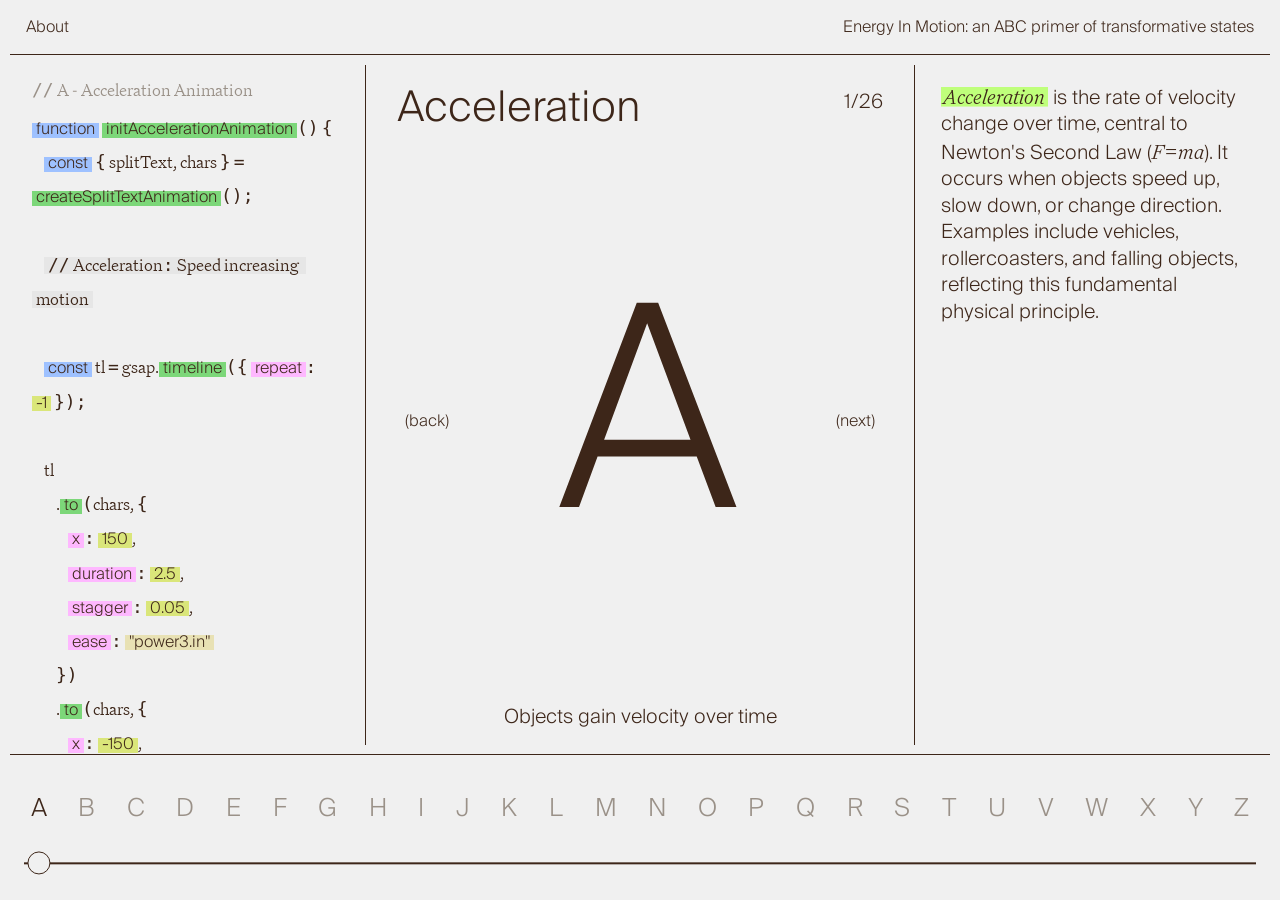
<file: index.html>
<!DOCTYPE html>
<html lang="en">
<head>
    <meta charset="UTF-8">
    <meta name="viewport" content="width=device-width, initial-scale=1.0">
    <title>Energy in Motion: An ABC Primer of Transformative States</title>
    <link rel="preload" href="test-family-light.woff2" as="font" type="font/woff2" crossorigin>
    <link rel="stylesheet" href="primer.css?v=5">
    <link rel="icon" href="favicon.ico?v=3" sizes="32x32">
    <link rel="icon" href="favicon.svg?v=3" type="image/svg+xml">
    <link rel="apple-touch-icon" href="apple-touch-icon.png?v=3">
    <script>
        document.documentElement.classList.add('loading');
        window.addEventListener('load', function() {
          document.documentElement.classList.remove('loading');
        });
    </script>
</head>
<body>
    <!-- Top Navigation -->
    <div class="top-nav">
        <div class="nav-buttons">
            <button class="info-btn"><span class="circle"></span> About</button>
        </div>
        <div class="site-title">Energy In Motion<span class="subtitle">: an ABC primer of transformative states</span></div>
    </div>

    <!-- Divider -->
    <div class="top-divider"></div>

    <!-- Main Content Area: 3 columns -->
    <div class="main-content-wrapper">
        <!-- Code Column (left) -->
        <div class="code-column">
            <div id="code-display"></div>
        </div>

        <!-- Center Display Column -->
        <div class="main-display">
            <div class="letter-word-row">
                <div class="letter-word">Acceleration</div>
                <div class="counter">1/26</div>
            </div>

            <div class="letter-center">
                <button class="nav-text-button prev" onclick="goToPrevLetter(); return false;">(back)</button>
                <div class="main-letter">A</div>
                <button class="nav-text-button next" onclick="goToNextLetter(); return false;">(next)</button>
            </div>

            <!-- Concept text -->
            <div class="concept">Objects gain velocity over time</div>
        </div>

        <!-- Description Column (right) -->
        <div class="description-column">
            <div class="description" id="visible-description">
                <p>Acceleration is the rate of velocity change over time, central to Newton's Second Law (F=ma). It occurs when objects speed up, slow down, or change direction. Examples include vehicles, rollercoasters, and falling objects, reflecting this fundamental physical principle.</p>
            </div>
        </div>
    </div>
    
    <!-- Alphabet Strip -->
    <div class="alphabet-strip">
        <span class="letter current" data-letter="A">A</span>
        <span class="letter" data-letter="B">B</span>
        <span class="letter" data-letter="C">C</span>
        <span class="letter" data-letter="D">D</span>
        <span class="letter" data-letter="E">E</span>
        <span class="letter" data-letter="F">F</span>
        <span class="letter" data-letter="G">G</span>
        <span class="letter" data-letter="H">H</span>
        <span class="letter" data-letter="I">I</span>
        <span class="letter" data-letter="J">J</span>
        <span class="letter" data-letter="K">K</span>
        <span class="letter" data-letter="L">L</span>
        <span class="letter" data-letter="M">M</span>
        <span class="letter" data-letter="N">N</span>
        <span class="letter" data-letter="O">O</span>
        <span class="letter" data-letter="P">P</span>
        <span class="letter" data-letter="Q">Q</span>
        <span class="letter" data-letter="R">R</span>
        <span class="letter" data-letter="S">S</span>
        <span class="letter" data-letter="T">T</span>
        <span class="letter" data-letter="U">U</span>
        <span class="letter" data-letter="V">V</span>
        <span class="letter" data-letter="W">W</span>
        <span class="letter" data-letter="X">X</span>
        <span class="letter" data-letter="Y">Y</span>
        <span class="letter" data-letter="Z">Z</span>
    </div>
    
    <!-- Slider -->
    <div class="slider-container">
        <div class="slider-track"></div>
        <div class="slider-thumb"></div>
    </div>

    <!-- Hidden Descriptions for All Letters -->
    <div style="display: none;">
        <!-- A: Acceleration -->
        <div id="description-A" class="hidden-description">
            <p>Acceleration is the rate of velocity change over time, central to Newton's Second Law (F=ma). It occurs when objects speed up, slow down, or change direction. Examples include vehicles, rollercoasters, and falling objects, reflecting this fundamental physical principle.</p>

        </div>

        <!-- B: Balance -->
        <div id="description-B" class="hidden-description">
            <p>Balance occurs when opposing forces create equilibrium. In physics, balanced systems have no net force, remaining stationary or moving at constant velocity. This applies to chemical reactions seeking equilibrium and biological systems maintaining homeostasis in nature.</p>

        </div>
        
        <!-- C: Conversion -->
        <div id="description-C" class="hidden-description">
            <p>Conversion transforms energy between forms while total energy remains constant (First Law of Thermodynamics). Energy shifts between kinetic, potential, thermal, and electrical forms without creation or destruction. Examples include falling objects converting potential energy.</p>

        </div>
        
        <!-- D: Density -->
        <div id="description-D" class="hidden-description">
            <p>Density measures mass per volume, determining matter's compactness. This explains why objects float or sink and how materials layer when mixed. Temperature-related density variations drive atmospheric and oceanic currents, influencing weather patterns worldwide.</p>

        </div>
        
        <!-- E: Equilibrium -->
        <div id="description-E" class="hidden-description">
            <p>Equilibrium occurs when forces balance with no net change. This applies to mechanical systems at rest, chemical reactions with matched rates, and thermal systems at uniform temperature. Systems naturally progress toward equilibrium states representing minimum energy.</p>

        </div>
        
        <!-- F: Friction -->
        <div id="description-F" class="hidden-description">
            <p>Friction is the resistive force between moving surfaces, converting kinetic energy to heat. It explains why objects stop without added force and surfaces wear down. While reducing efficiency in machines, friction enables walking, driving, and gripping in daily life.</p>

        </div>
        
        <!-- G: Gravity -->
        <div id="description-G" class="hidden-description">
            <p>Gravity is the attractive force between objects with mass. This fundamental force creates weight on Earth and governs celestial motion. Gravity generates phenomena from ocean tides to river flows, while shaping galaxies and determining planetary orbits throughout space.</p>

        </div>
        
        <!-- H: Harmonic -->
        <div id="description-H" class="hidden-description">
            <p>Harmonic motion describes repeating patterns of vibration where an object oscillates around an equilibrium position. This principle explains how sound waves propagate, how musical instruments create notes, and how systems like pendulums move when displaced. Harmonic oscillators store and release energy in predictable patterns.</p>

        </div>
        
        <!-- I: Inertia -->
        <div id="description-I" class="hidden-description">
            <p>Inertia is an object's resistance to changes in motion, articulated in Newton's First Law. Objects at rest stay at rest, and moving objects maintain velocity unless acted upon by an external force. This property explains why seatbelts are necessary and why spacecraft continue moving in space without propulsion.</p>

        </div>
        
        <!-- J: Joule -->
        <div id="description-J" class="hidden-description">
            <p>The joule is the standard unit of energy in physics, measuring the work done when a force of one newton moves an object one meter. It quantifies all energy forms, from the kinetic energy of moving objects to the chemical energy in foods. Named after physicist James Prescott Joule.</p>

        </div>
        
        <!-- K: Kinetic -->
        <div id="description-K" class="hidden-description">
            <p>Kinetic energy is the energy possessed by objects in motion, calculated as one-half mass times velocity squared. This energy form is transferred during collisions, converted from potential energy during falls, and transformed into other energy types like heat through friction or electrical energy in generators.</p>

        </div>
        
        <!-- L: Luminosity -->
        <div id="description-L" class="hidden-description">
            <p>Luminosity measures the total energy emitted by a light source per unit time. For stars, it relates to their mass, temperature, and size. This property helps astronomers determine stellar evolution, distances between celestial objects, and understand how energy from stars like our sun enables life.</p>

        </div>
        
        <!-- M: Momentum -->
        <div id="description-M" class="hidden-description">
            <p>Momentum is the product of mass and velocity, representing an object's motion quantity. This conserved physical property explains why heavier or faster objects are harder to stop, and why collisions transfer motion between objects. In isolated systems, total momentum remains constant despite individual object changes.</p>

        </div>
        
        <!-- N: Neutron -->
        <div id="description-N" class="hidden-description">
            <p>The neutron is a subatomic particle with no electric charge, found in atomic nuclei alongside protons. These particles stabilize nuclei and make elements with the same number of protons (isotopes) possible. Free neutrons are unstable and radioactively decay, playing crucial roles in nuclear reactions and radiation.</p>

        </div>
        
        <!-- O: Oscillation -->
        <div id="description-O" class="hidden-description">
            <p>Oscillation is regular variation around an equilibrium position or value. This phenomenon occurs in pendulums, springs, sound waves, and electromagnetic fields. Characterized by amplitude, frequency, and period, oscillations transfer energy through waves and form the basis for timekeeping, music, and communications technology.</p>

        </div>
        
        <!-- P: Potential -->
        <div id="description-P" class="hidden-description">
            <p>Potential energy is stored energy due to an object's position or state. It exists in many forms: gravitational (height), elastic (springs), chemical (bonds), and electrical (charge position). This energy can convert to kinetic energy and other forms, demonstrating energy conservation as objects interact with their environment.</p>

        </div>
        
        <!-- Q: Quantum -->
        <div id="description-Q" class="hidden-description">
            <p>Quantum refers to discrete packets of energy that light and matter possess at the subatomic scale. This revolutionary concept explains how energy is transferred in fixed amounts rather than continuously, leading to quantum mechanics which governs electron behavior, atomic structure, and modern technologies like lasers and transistors.</p>

        </div>
        
        <!-- R: Resonance -->
        <div id="description-R" class="hidden-description">
            <p>Resonance occurs when a system is driven at its natural frequency, causing amplified oscillations. This phenomenon explains how musical instruments produce sound, why bridges require dampeners, and how MRI machines image human tissue. Resonant systems efficiently transfer energy, sometimes with dramatic or destructive consequences.</p>

        </div>
        
        <!-- S: Symmetry -->
        <div id="description-S" class="hidden-description">
            <p>Symmetry in physics refers to features that remain unchanged under certain transformations. These principles underlie conservation laws: time symmetry connects to energy conservation, spatial symmetry to momentum conservation. Nature's fundamental forces and particles are defined by symmetries, providing a framework for understanding physical reality.</p>

        </div>
        
        <!-- T: Thermal -->
        <div id="description-T" class="hidden-description">
            <p>Thermal energy is the internal energy of matter due to molecular motion. Temperature measures this motion's average intensity, while heat represents thermal energy transfer between objects. This energy form follows thermodynamics laws: it flows from hot to cold regions and ultimately converts to less useful forms.</p>

        </div>
        
        <!-- U: Uncertainty -->
        <div id="description-U" class="hidden-description">
            <p>Uncertainty in quantum mechanics represents fundamental limits on measurement precision. Heisenberg's Principle states that certain paired properties (like position and momentum) cannot be simultaneously measured with perfect accuracy. This isn't due to instrument limitations but reflects nature's probabilistic character at quantum scales, challenging classical determinism.</p>

        </div>
        
        <!-- V: Voltage -->
        <div id="description-V" class="hidden-description">
            <p>Voltage is the electric potential difference between two points, measured in volts. It represents the force that drives electric current through a circuit. Higher voltage increases the energy carried by electrons, powering everything from household appliances to telecommunications. This fundamental property enables energy transmission across vast distances in our power grid.</p>

        </div>
        
        <!-- W: Wave -->
        <div id="description-W" class="hidden-description">
            <p>Waves transfer energy through space and matter without permanent particle displacement. They exhibit properties like frequency, wavelength, amplitude, and interference patterns. Wave phenomena explain sound transmission, light behavior, water movement, and information transfer in technologies ranging from radio to quantum computing systems.</p>

        </div>
        
        <!-- X: X-ray -->
        <div id="description-X" class="hidden-description">
            <p>X-rays are high-energy electromagnetic radiation with wavelengths shorter than visible light. Their penetrating ability allows imaging of internal structures while being absorbed differently by various materials. This property enables medical diagnostics, security scanning, crystallography for molecular structure determination, and astronomical observations of high-energy cosmic phenomena.</p>

        </div>
        
        <!-- Y: Yield -->
        <div id="description-Y" class="hidden-description">
            <p>Yield in physics represents the energy released during processes like nuclear reactions or material deformation. In nuclear contexts, it measures explosive energy release, while in materials science, yield point indicates when elastic deformation becomes plastic. This concept is crucial for energy production, weapons assessment, and structural engineering.</p>

        </div>
        
        <!-- Z: Zero Point -->
        <div id="description-Z" class="hidden-description">
            <p>Zero-point energy is the minimum energy quantum systems possess even at absolute zero temperature. This residual energy exists because the uncertainty principle prevents particles from being completely at rest. It manifests in phenomena like vacuum fluctuations and may influence fundamental forces, with theoretical implications for quantum field theory and cosmology.</p>

        </div>
    </div>

    <!-- GSAP Core and Plugins -->
<script src="https://cdn.jsdelivr.net/npm/gsap@3.12.2/dist/gsap.min.js"></script>
<script src="SplitText.min.js"></script>
<script src="primer-no-cursor.js?v=3"></script>
    <script>
        // Compatibility script for the new layout
        document.addEventListener('DOMContentLoaded', function() {
            // Update the visible description when letter changes
            document.addEventListener('letterChanged', function(event) {
                if (event.detail && event.detail.letter) {
                    // Update the visible description
                    updateDescription(event.detail.letter);
                }
            });
            
            // Function to update the visible description
            function updateDescription(letter) {
                const hiddenDesc = document.getElementById(`description-${letter}`);
                const visibleDesc = document.getElementById('visible-description');

                if (hiddenDesc && visibleDesc) {
                    const contentText = hiddenDesc.querySelector('p').textContent;
                    visibleDesc.innerHTML = `<p>${formatDescription(contentText)}</p>`;
                }
            }

            // Italicize the leading concept word and any formula in parentheses
            function formatDescription(text) {
                // Italicize formula-style parentheticals, e.g. (F=ma)
                let html = text.replace(/\(([^)]*=[^)]*)\)/g, '(<em>$1</em>)');
                // Italicize the concept term: the first word, or the word
                // after a leading article (The / A / An), e.g. "The neutron"
                const articles = ['the', 'a', 'an'];
                html = html.replace(/^(\s*)(\S+)(\s+)(\S+)/, function(m, lead, w1, sp, w2) {
                    const bare = w1.toLowerCase().replace(/[^a-z]/g, '');
                    if (articles.includes(bare)) {
                        return lead + w1 + sp + '<em class="concept-term">' + w2 + '</em>';
                    }
                    return lead + '<em class="concept-term">' + w1 + '</em>' + sp + w2;
                });
                return html;
            }

            // Format the initial (server-rendered) description on load
            (function() {
                const visibleDesc = document.getElementById('visible-description');
                if (visibleDesc) {
                    const p = visibleDesc.querySelector('p');
                    if (p) p.innerHTML = formatDescription(p.textContent);
                }
            })();
        });
    </script>
    
    <!-- About Popup Script -->
<script>
   document.addEventListener('DOMContentLoaded', function() {
    const mqMobile = window.matchMedia('(max-width: 768px)');

    // Same copy on both, except the interaction verb: desktop can hover,
    // mobile only taps.
    const TEXT_DESKTOP = 'Everything exists as energy in constant flux, shifting between forms and states. Energy in Motion pairs each letter of the alphabet with an energy concept you can move and feel: hover or tap a letter and it accelerates, vibrates, or contracts, driven by a physical principle. Drag the numbers in the code beside it to retune the motion yourself.';
    const TEXT_MOBILE = 'Everything exists as energy in constant flux, shifting between forms and states. Energy in Motion pairs each letter of the alphabet with an energy concept you can move and feel: tap a letter and it accelerates, vibrates, or contracts, driven by a physical principle. Drag the numbers in the code beside it to retune the motion.';

    const popup = document.createElement('div');
    popup.id = 'about-popup';
    popup.style.display = 'none';
    popup.style.position = 'absolute';
    popup.style.top = '71px';
    popup.style.left = '10px';
    popup.style.width = 'auto';
    popup.style.maxWidth = 'min(560px, calc(100vw - 2rem))';   // 620 → 560 (11-08)
    popup.style.padding = '0.75rem';
    popup.style.background = '#533422';   // 글자색(#3D2619)보다 한 톤 연하게 (11-08)
    popup.style.color = '#F0F0F0';
    popup.style.border = 'none';
    popup.style.borderRadius = '0';
    popup.style.zIndex = '1000';
    popup.style.lineHeight = '1.5';   // 어두운 바탕 반전 글자라 1.4 → 1.5 (11-08)

    const backBtn = document.createElement('button');
    backBtn.className = 'about-back';
    backBtn.textContent = 'back';
    backBtn.style.display = 'none';

    const para = document.createElement('p');
    para.style.fontFamily = "'SuisseIntl-Light',sans-serif";
    para.style.fontSize = '18px';
    para.style.margin = '0';

    popup.appendChild(backBtn);
    popup.appendChild(para);
    document.body.appendChild(popup);

    let aboutOpen = false;
    const infoBtn = document.querySelector('.info-btn');

    function openAbout() {
        const mobile = mqMobile.matches;
        para.textContent = mobile ? TEXT_MOBILE : TEXT_DESKTOP;
        popup.classList.toggle('about-mobile', mobile);   // full-screen overlay on mobile
        backBtn.style.display = mobile ? 'block' : 'none';
        popup.style.display = 'block';
        aboutOpen = true;
    }
    function closeAbout() {
        popup.style.display = 'none';
        aboutOpen = false;
    }

    if (infoBtn) {
        infoBtn.addEventListener('click', function(e) {
            e.stopPropagation();
            if (aboutOpen) closeAbout(); else openAbout();
        });

        backBtn.addEventListener('click', function(e) {
            e.stopPropagation();
            closeAbout();
        });

        // Desktop: click outside closes. Mobile: full-screen, closed via "back".
        document.addEventListener('click', function(e) {
            if (aboutOpen && !mqMobile.matches && !popup.contains(e.target) && e.target !== infoBtn) {
                closeAbout();
            }
        });
    }
});

    </script>
    <script src="code-display.js?v=3"></script>
    <script>
        // Self-contained fix for navigation buttons and keyboard controls
(function() {
    // Wait for page to fully load
    window.addEventListener('load', function() {
        // Get the navigation buttons
        const prevButton = document.querySelector('.nav-text-button.prev');
        const nextButton = document.querySelector('.nav-text-button.next');
        
        // Get all alphabet letters
        const letters = document.querySelectorAll('.alphabet-strip .letter');
        const letterArray = Array.from(letters).map(el => el.getAttribute('data-letter'));
        
        // Function to find current letter
        function getCurrentLetter() {
            const currentLetter = document.querySelector('.letter.current');
            return currentLetter ? currentLetter.getAttribute('data-letter') : 'A';
        }
        
        // Flag to prevent double navigation (IMPORTANT)
        window.keyboardNavigationHandled = true;
        
        // Check if there's already a global function we can use
        let hasGlobalNavFunctions = false;
        if (typeof window.goToPrevLetter === 'function' && typeof window.goToNextLetter === 'function') {
            hasGlobalNavFunctions = true;

        }
        
        // Navigation functions - but don't define them if they already exist
        if (!hasGlobalNavFunctions) {
            // Define our own navigation functions
            window.goToPrevLetter = function() {
                const currentLetter = getCurrentLetter();
                const currentIndex = letterArray.indexOf(currentLetter);
                const prevIndex = (currentIndex - 1 + 26) % 26; // Wrap from A to Z
                
                // Find the previous letter element and click it
                const prevLetter = letterArray[prevIndex];
                const prevElement = document.querySelector(`.letter[data-letter="${prevLetter}"]`);
                if (prevElement) {
                    prevElement.click();

                }
            };
            
            window.goToNextLetter = function() {
                const currentLetter = getCurrentLetter();
                const currentIndex = letterArray.indexOf(currentLetter);
                const nextIndex = (currentIndex + 1) % 26; // Wrap from Z to A
                
                // Find the next letter element and click it
                const nextLetter = letterArray[nextIndex];
                const nextElement = document.querySelector(`.letter[data-letter="${nextLetter}"]`);
                if (nextElement) {
                    nextElement.click();

                }
            };
            

        }
        
        // Directly replace the buttons with new ones that have working handlers
        if (prevButton && prevButton.parentNode) {
            const newPrevButton = document.createElement('button');
            newPrevButton.className = prevButton.className;
            newPrevButton.innerHTML = prevButton.innerHTML;
            newPrevButton.onclick = function(e) {
                e.preventDefault();
                e.stopPropagation();
                window.goToPrevLetter();
                return false;
            };
            prevButton.parentNode.replaceChild(newPrevButton, prevButton);
        }
        
        if (nextButton && nextButton.parentNode) {
            const newNextButton = document.createElement('button');
            newNextButton.className = nextButton.className;
            newNextButton.innerHTML = nextButton.innerHTML;
            newNextButton.onclick = function(e) {
                e.preventDefault();
                e.stopPropagation();
                window.goToNextLetter();
                return false;
            };
            nextButton.parentNode.replaceChild(newNextButton, nextButton);
        }
        
        // Get updated button references after replacement
        const updatedPrevButton = document.querySelector('.nav-text-button.prev');
        const updatedNextButton = document.querySelector('.nav-text-button.next');
        
        // Add a custom style to override the underline
        const styleEl = document.createElement('style');
        styleEl.textContent = `
            .nav-text-button.keyboard-active {
                color: #9A9188 !important;
            }
        `;
        document.head.appendChild(styleEl);
        
        // IMPORTANT: Remove the existing keyboard event listener from primer.js to avoid double navigation
        // This is done by creating a new handler that intercepts and handles the events before primer.js can
        document.addEventListener('keydown', function(e) {
            if (e.key === 'ArrowLeft' || e.key === 'ArrowRight') {
                e.stopImmediatePropagation(); // Prevent other handlers from executing
                
                // Visual feedback for the buttons
                if (e.key === 'ArrowLeft' && updatedPrevButton) {
                    updatedPrevButton.classList.add('keyboard-active');
                    setTimeout(function() {
                        updatedPrevButton.classList.remove('keyboard-active');
                    }, 300);
                } else if (e.key === 'ArrowRight' && updatedNextButton) {
                    updatedNextButton.classList.add('keyboard-active');
                    setTimeout(function() {
                        updatedNextButton.classList.remove('keyboard-active');
                    }, 300);
                }
                
                // Call the appropriate navigation function
                if (e.key === 'ArrowLeft') {
                    window.goToPrevLetter();
                } else if (e.key === 'ArrowRight') {
                    window.goToNextLetter();
                }
                
                // Prevent default browser scrolling
                e.preventDefault();
            }
        }, true); // Use capturing phase to ensure this runs first
        

    });
})();
        </script>
        <script>
            // Fix for site title refresh functionality
            document.addEventListener('DOMContentLoaded', function() {
                // Get the site title element
                const siteTitle = document.querySelector('.site-title');
                
                // Add click event listener to reload the page
                if (siteTitle) {
                    siteTitle.addEventListener('click', function() {
                        window.location.reload();
                    });
                    
                    // Add a cursor style to indicate it's clickable
                    siteTitle.style.cursor = 'pointer';
                }
            });
            </script>
</body>
</html>
</file>
<file: primer.css>
@font-face {
    font-family: 'SuisseIntl-Light';
    src: url('SuisseIntl-Light.woff2') format('woff2');
    font-weight: 300;
    font-style: normal;
    font-display: swap;
}

@font-face {
    font-family: 'test-family-light';
    src: url('test-family-light.woff2') format('woff2');
    font-weight: 300;
    font-style: normal;
    font-display: swap;
}

@font-face {
    font-family: 'test-family-light-italic';
    src: url('test-family-light-italic.woff2') format('woff2');
    font-weight: 300;
    font-style: italic;
    font-display: swap;
}

/* Reset and base styles */
* {
    margin: 0;
    padding: 0;
    box-sizing: border-box;
    font-family: 'SuisseIntl-Light', sans-serif;
}

/* Remove the browser focus ring / tap highlight on buttons after clicking */
button {
    -webkit-tap-highlight-color: transparent;
}
button:focus,
button:focus-visible {
    outline: none;
}

html {
    min-width: 1200px;
    height: 100%;
    background-color: #F0F0F0; /* match body so the loading fade-in has no white flash */
    /* Scroll to reveal parts of the layout when the window is smaller than
       the fixed canvas, instead of squashing it */
    overflow: auto;
}

body {
    width: 100%;
    height: 100%;
    min-height: 800px; /* Fixed canvas height; below this the page scrolls */
    background-color: #F0F0F0;
    color: #3D2619; /* base text color (was default black) */
    font-family: 'SuisseIntl-Light', sans-serif;
    letter-spacing: 0;
}

body {
    display: flex;
    flex-direction: column;
}

/* Top Nav Area */
.top-nav {
    height: 60px; /* Fixed height for consistency */
    padding: 0 2rem;
    display: flex;
    justify-content: space-between;
    align-items: center;
}

.nav-buttons {
    display: flex;
    gap: 16px;
}

.info-btn, .lang-btn {
    display: flex;
    align-items: center;
    background: none;
    border: none;
    color: #3D2619;                 /* brown, matching the title (buttons don't inherit it) */
    font-family: 'SuisseIntl-Light', sans-serif;
    font-size: 18px;
    font-weight: 300;
    cursor: pointer;
    padding: 0;
    transition: all 0.2s ease;
}


.info-btn:active, .lang-btn:active {
    font-family: 'SuisseIntl-Light', sans-serif;
    color: #9A9188;
}

/* Hide the circles */
.circle {
    display: none;
}

.site-title {
    font-family: 'SuisseIntl-Light', sans-serif;
    font-size: 18px;
    letter-spacing: 0;
    font-weight: 300;
    color: #3D2619;
    text-align: left;
    cursor: pointer; /* Add cursor pointer for the clickable title */
    transition: color 0.2s ease;
}



.top-divider {
    width: calc(100% - 20px);
    margin: 0 10px;
    height: 1.5px;
    background: #3D2619;
    position: relative;
    overflow: hidden;
    border-radius: 0;
}

/* Letter Word (in the centre column header) */
.letter-word {
    font-family: 'SuisseIntl-Light', sans-serif;
    font-size: 48px;
    font-weight: 300;
    line-height: 1;
}

/* Counter */
.counter {
    font-family: 'SuisseIntl-Light', sans-serif;
    font-size: 22px;
    font-weight: 300;
    letter-spacing: 0;
    /* Nudge down so the counter's cap-top lines up with the title word's cap-top
       (the word carries line-height 1.2em + 0.1em padding that lowers its glyph). */
    position: relative;
    top: 0.3em;
}

/* Main Content Wrapper */
.main-content-wrapper {
    display: flex;
    flex: 1;
    min-height: 0; /* Allow the row to respect flex height so columns can scroll */
    border-bottom: none;
    position: relative;
}

/* Add pseudo-element for the bottom border with margins */
.main-content-wrapper:after {
    content: "";
    position: absolute;
    left: 10px;
    right: 10px;
    bottom: 0;
    height: 1.5px;
    background: #3D2619;
}

/* Code Column (left) */
.code-column {
    width: 28.5%;
    padding: 1.5rem 2rem;
    position: relative;
    min-height: 0; /* Enable internal scrolling within the flex row */
    overflow-y: auto;
    overflow-x: hidden;
    text-align: left;
}


#code-display {
    width: 100%;
}

.code-title {
    font-family: 'test-family-light', monospace;
    font-size: 18px;
    font-weight: normal;
    color: #9A9188;
    margin-bottom: 10px;
}

.code-body {
    font-family: 'test-family-light', monospace;
    font-size: 18px;
    line-height: 1.9;
    color: #3D2619;
    margin: 0;
    padding: 0;
    background: transparent;
    white-space: pre-wrap;
    word-break: break-word;
}

/* Syntax highlight boxes (background band hugging the text, dark-brown text) */
.code-body .tok {
    font-family: 'SuisseIntl-Light', sans-serif; /* sans tokens over the serif code */
    font-size: calc(1em - 2px); /* sans smaller so the serif code reads slightly larger */
    color: #3D2619;
    line-height: 1;
    padding: 0 4px;
    border-radius: 1.5px;
    /* Paint the highlight as a short band centered on the glyphs so the
       box height is independent of the line spacing */
    background-image: linear-gradient(var(--hl), var(--hl));
    background-repeat: no-repeat;
    background-position: 0 58%;
    background-size: 100% 0.95em;
    box-decoration-break: clone;
    -webkit-box-decoration-break: clone;
}

.code-body .tok-keyword { --hl: #9EC1FF; } /* blue        – keywords */
.code-body .tok-func    { --hl: #7CD779; } /* green       – function / method calls */
.code-body .tok-prop    { --hl: #FEB8FF; } /* pink        – properties / object keys */
.code-body .tok-string  { --hl: #E8E1B4; } /* tan         – strings */
.code-body .tok-number  { --hl: #DAE67A; } /* yellow-green – numbers */
.code-body .tok-comment {
    --hl: #E6E6E6;                              /* gray – comments */
    font-family: 'test-family-light', monospace; /* serif, matching the title/code (not the sans tokens) */
    font-size: 1em;                             /* undo the sans -2px so it reads at the serif size */
}

/* Cursor-following affordance hint over the code area: light fill with a rounded
   brown stroke (SVG so the stroke can have round joins, matching the design). */
.code-cursor-hint {
    position: fixed;
    left: 0;
    top: 0;
    z-index: 2000;
    pointer-events: none;
    display: none;
    overflow: visible;
    transform: translate(14px, 4px);
}
/* Mobile: pin the hint to the screen centre so it never clips off-screen
   (position/visibility are driven by scroll in code-display.js). */
.code-cursor-hint.mobile-hint {
    left: 50%;
    top: 50%;
    transform: translate(-50%, -50%);
}
.code-cursor-hint.mobile-hint text {
    font-size: 14px;               /* smaller to suit the phone screen */
}
.code-cursor-hint text {
    font-family: 'test-family-light-italic', serif;   /* 설명 단어(Acceleration)와 같은 이탤릭 (11-08) */
    font-style: italic;
    font-size: 19px;
    fill: #3D2619;                 /* 아웃라인 없이 사이트 글자색 갈색으로 (11-08) */
    stroke: none;
}

/* Hide the native cursor only while the hint is active (cursor within the right
   band of the code area), so the hint reads as the cursor there without blocking
   number-dragging elsewhere. */
.code-column.hint-active { cursor: none; }

/* Scrubbable numbers: drag left/right to retune the live animation */
.code-body .tok-number.scrub {
    cursor: ew-resize;
    touch-action: none;            /* let horizontal drags scrub, not scroll */
}
.code-body .tok-number.scrub:hover {
    outline: 1px dashed rgba(61, 38, 25, 0.4);
    outline-offset: 1px;
}
.code-body .tok-number.scrub-active { --hl: #BFFF7B; }   /* brighten while dragging */
.code-body .tok-number.scrub-edited { --hl: #BFFF7B; }   /* mark values changed from default */

/* Global scrub state: unify the cursor and kill text selection while dragging */
body.scrubbing,
body.scrubbing * { cursor: ew-resize !important; }
body.scrubbing { user-select: none; -webkit-user-select: none; }

/* Description Column (right) */
.description-column {
    width: 28.5%;
    padding: 2rem;
    border-right: none;
    line-height: 1.35;
    font-size: 22px;
    font-family: 'SuisseIntl-Light', sans-serif;
    word-break: keep-all;
    overflow-wrap: break-word;
    position: relative;
}

/* Italic concept word / formulas inside the description */
.description-column em {
    font-family: 'test-family-light-italic', serif;
    font-style: italic;
    font-size: calc(1em + 1.7px); /* serif ~1.7px larger than the sans body */
}

/* Leading concept term gets a permanent highlighter box (matches the code scrub
   color). Only the concept word carries .concept-term; formulas stay unhighlighted. */
.description-column em.concept-term {
    padding: 0 0.12em;
    background-image: linear-gradient(#BFFF7B, #BFFF7B);
    background-repeat: no-repeat;
    background-position: 0 62%;
    background-size: 100% 0.92em;
    box-decoration-break: clone;
    -webkit-box-decoration-break: clone;
}

/* Concept word stays green even when selected (still selectable/copyable) */
.description-column em.concept-term::selection {
    background-color: #BFFF7B;
    color: #3D2619;
}
.description-column em.concept-term::-moz-selection {
    background-color: #BFFF7B;
    color: #3D2619;
}


/* Main Display Area (center) */
.main-display {
    flex: 1;
    display: flex;
    flex-direction: column;
    position: relative;
    padding: 1.5rem 2rem;
}

/* Left divider for the center column (between code and center) */
.main-display:before {
    content: "";
    position: absolute;
    top: 10px;
    bottom: 10px;
    left: 0;
    width: 1.5px;
    background: #3D2619;
}

/* Right divider for the center column (between center and description) */
.main-display:after {
    content: "";
    position: absolute;
    top: 10px;
    bottom: 10px;
    right: 0;
    width: 1.5px;
    background: #3D2619;
}

/* Word + counter row at the top of the center column */
.letter-word-row {
    display: flex;
    justify-content: space-between;
    align-items: flex-start;   /* top-align the counter with the title word */
    width: 100%;
}

/* Center the big letter in the remaining space */
.letter-center {
    flex: 1;
    display: flex;
    align-items: center;
    justify-content: center;
    position: relative;
    width: 100%;
}

.main-letter {
    font-family: 'SuisseIntl-Light', sans-serif;
    font-size: 350px;
    font-weight: 300;
    line-height: 1;
    letter-spacing: 0;
    text-align: center;
    display: block;
}

/* Optical size correction: W and M are wider glyphs and read as bulkier than
   the rest, so nudge them down a hair. (Class toggled per letter in JS; GSAP
   only transforms the child chars, so this parent scale never conflicts.) */
.main-letter.wide-letter {
    transform: scale(0.96);
    transform-origin: center center;
}

.concept {
    font-family: 'SuisseIntl-Light', sans-serif;
    font-size: 22px;
    font-weight: 300;
    letter-spacing: 0;
    text-align: center;
    width: 100%;
}


/* Improved navigation button styles with clear skew effect */
.nav-text-button {
    font-family: 'SuisseIntl-Light', sans-serif;
    font-size: 18px;
    letter-spacing: 0;
    color: #3D2619;
    background: none;
    border: none;
    cursor: pointer;
    padding: 0.5rem;
    position: absolute;
    top: 50%;
    transform: translateY(-50%);
    transition: color 0.2s ease;
    z-index: 10;
}

.nav-text-button.prev {
    left: 0;
}

.nav-text-button.next {
    right: 0;
}

.nav-text-button:active,
.nav-text-button.active-key {
    color: #9A9188;
}

/* Hover colour only on real pointer devices — prevents the colour
   sticking after a tap on touchscreens */
@media (hover: hover) {
    .nav-text-button:hover {
        color: #9A9188;
    }
}

/* Alphabet Strip */
.alphabet-strip {
    display: flex;
    justify-content: space-between;
    padding: 1.5rem 2rem;
    margin-top: 1.5rem;
    height: 60px;
    align-items: center;
}

.letter {
    font-family: 'SuisseIntl-Light', sans-serif;
    font-size: 28px;
    font-weight: 300;
    letter-spacing: 0;
    cursor: pointer;
    color: #9A9188; /* Gray color for non-selected letters */
    padding: 0.25rem 0.6rem;
    display: inline-block;
    line-height: 1;
    margin-top: 15px;
    position: relative;
    top: 8px; /* nudge only the letters down; slider track/thumb stay put */
    transition: color 0.2s ease;
}

.letter.current {
    color: #3D2619; /* dark-brown color for selected letter */
    background-color: transparent;
    padding: 0.35rem 0.6rem;
    margin-top: 15px;
    font-weight: 400; /* Slightly bolder for better visibility */
}

/* Slider Container */
.slider-container {
    padding: 0 2rem;
    position: relative;
    height: 60px;
    margin: 1rem 0 2rem;
}

.slider-track {
    width: calc(100% - 48px);
    height: 1.5px;
    background-color: #3D2619;
    position: absolute;
    top: 65%;
    left: 24px;
    transform: translateY(-50%);
}

.slider-thumb {
    position: absolute;
    width: 26px;
    height: 26px;
    background-color: #F0F0F0;
    border: 1.5px solid #3D2619;
    border-radius: 50%;
    top: 65%;
    transform: translateX(-12px) translateY(-50%);
    cursor: pointer;
    z-index: 10;
}

/* Hidden descriptions */
.hidden-description {
    display: none;
    word-break: keep-all; /* Prevent Korean text from breaking words */
    overflow-wrap: break-word; /* Allow wrapping after complete words */
}

/* Loading transition */
html.loading body {
    opacity: 0;
}

body {
    transition: opacity 0.1s ease-out;
}

/* Make all text elements non-selectable by default */
body, .nav-buttons, .info-btn, .lang-btn, .site-title,
.counter, .main-letter, .alphabet-strip, .letter {
    user-select: none;
    -webkit-user-select: none;
    -moz-user-select: none;
    -ms-user-select: none;
}

/* Make specific text elements selectable */
.description-column .description,
.concept,
.letter-word {
    user-select: text;
    -webkit-user-select: text;
    -moz-user-select: text;
    -ms-user-select: text;
}

.description-column .description,
.description-column .description p {
    font-family: 'SuisseIntl-Light', sans-serif !important;
}


/* Style for selected text */
::selection {
    background-color: #B7B5B0;
    color: #3D2619;
}
::-moz-selection {
    background-color: #B7B5B0;
    color: #3D2619;
}



/* Ensure proper line spacing in descriptions */
.description-column .description,
.description-column .description p {
    line-height: 1.35 !important; /* Force line-height to be applied */
}

/* Adjust selection height to hug text better while preserving line height */
.concept,
.letter-word {
    line-height: 1.2em;
    padding: 0.1em 0;
}

.description-column .description p {
    padding: 0.1em 0;
}

/* ── Fluid responsive scaling (base reference: 1440 × 900) ──
   Only scales between 1200px and up. Below 1200px the layout freezes at
   full size and the page scrolls horizontally (html has min-width:1200px). */
@media (min-width: 1200px) {

.top-nav {
    height: clamp(40px, 4.2vw, 60px);
    padding: 0 clamp(1rem, 2vw, 2rem);
}

.info-btn,
.lang-btn {
    font-size: clamp(12px, 1.25vw, 18px);
}

.site-title {
    font-size: clamp(12px, 1.25vw, 18px);
    max-width: 50%;
}

.letter-word {
    font-size: clamp(28px, 3.3vw, 48px);
}

.counter {
    font-size: clamp(14px, 1.53vw, 22px);
}

.description-column {
    font-size: clamp(13px, 1.53vw, 22px);   /* matches .concept exactly */
    padding: clamp(1rem, 2vw, 2rem);
}

.main-letter {
    font-size: clamp(100px, 22vw, 380px);
}

.concept {
    font-size: clamp(13px, 1.53vw, 22px);
}

.nav-text-button {
    font-size: clamp(12px, 1.25vw, 18px);
}

.alphabet-strip {
    height: clamp(36px, 4.2vw, 60px);
    padding: 0 clamp(1rem, 2vw, 2rem);
    margin-top: clamp(0.25rem, 1vw, 1.5rem);
}

.letter {
    font-size: clamp(11px, 1.94vw, 28px);
    margin-top: clamp(4px, 1vw, 15px);
    padding: 0.25rem clamp(0.1rem, 0.4vw, 0.6rem);
}

.letter.current {
    margin-top: clamp(4px, 1vw, 15px);
    padding: 0.35rem clamp(0.1rem, 0.4vw, 0.6rem);
}

.slider-container {
    height: clamp(24px, 4.2vw, 60px);
    margin: clamp(0.25rem, 0.5vw, 1rem) 0 clamp(0.5rem, 1.4vw, 2rem);
    padding: 0 clamp(1rem, 2vw, 2rem);
}

.top-divider {
    height: clamp(1px, 0.104vw, 1.5px);
}

.main-content-wrapper:after {
    height: clamp(1px, 0.104vw, 1.5px);
}

.slider-track {
    left: clamp(1rem, 2vw, 24px);
    width: calc(100% - clamp(2rem, 4vw, 48px));
    height: clamp(1px, 0.104vw, 1.5px);
}

.slider-thumb {
    width: clamp(14px, 1.806vw, 26px);
    height: clamp(14px, 1.806vw, 26px);
    border-width: clamp(1px, 0.104vw, 1.5px);
    transform: translateX(clamp(-13px, -0.903vw, -7px)) translateY(-50%);
}

#about-popup {
    max-width: min(560px, calc(100vw - 2rem)) !important;   /* 620 → 560 (11-08) */
    width: auto !important;
    /* Align the box top to where the centre-column vertical dividers start:
       top-nav height + top-divider (1.5px) + divider inset (10px). */
    top: calc(clamp(40px, 4.2vw, 60px) + 11.5px) !important;
}

} /* end @media (min-width: 1200px) */


/* ════════════════════════════════════════════════════════════
   Mobile layout (stacked) — phones up to 768px wide.
   Order: title → word + KOR → back/next + letter + concept →
          description → code.  No About, no slider, no A–Z strip.
   ════════════════════════════════════════════════════════════ */
@media (max-width: 768px) {
    html {
        min-width: 0;
        height: auto;
        overflow-x: hidden;
        overflow-y: auto;
    }
    body {
        height: auto;
        min-height: 100%;
    }

    /* Top nav: title on the left, About on the right, on one line */
    .top-nav {
        height: auto;
        padding: 0.55rem 0.9rem 0.65rem;
        align-items: baseline;
    }
    .nav-buttons {
        display: flex;
        order: 2;           /* push About to the right of the title */
        flex: none;
    }
    .info-btn { font-size: clamp(13px, 3.9vw, 17px); }
    .site-title {
        order: 1;
        font-size: clamp(13px, 3.9vw, 17px);
        line-height: 1.2;
        max-width: 100%;
        text-align: left;
        white-space: nowrap;
    }
    .site-title .subtitle { display: none; } /* drop the subtitle on mobile */

    /* About panel becomes a full-screen overlay on mobile */
    #about-popup.about-mobile {
        position: fixed !important;
        inset: 0 !important;
        top: 0 !important;
        left: 0 !important;
        width: 100vw !important;
        max-width: 100vw !important;
        height: 100dvh !important;
        margin: 0 !important;
        padding: 0.55rem 0.9rem 1.5rem !important;   /* same left/right/top inset as the top nav */
        overflow-y: auto !important;
        -webkit-overflow-scrolling: touch;
        z-index: 3000 !important;
    }
    /* "back" pinned to exactly where the nav "About" sits (top-right) */
    #about-popup.about-mobile .about-back {
        display: block;
        position: absolute;
        top: 0.55rem;
        right: 0.9rem;
        background: none;
        border: none;
        color: #F0F0F0;
        font-family: 'SuisseIntl-Light', sans-serif;
        font-size: clamp(13px, 3.9vw, 17px);
        font-weight: 300;
        padding: 0;
        cursor: pointer;
    }
    #about-popup.about-mobile p {
        font-size: 15px !important;
        line-height: 1.5;
        margin: 3rem 3.5rem 0 1.3rem !important;   /* clear the back button + narrower text with more right margin */
    }

    .top-divider {
        width: calc(100% - 1.8rem);
        margin: 0 0.9rem;
    }

    /* Stack the three columns: centre → description → code */
    .main-content-wrapper {
        flex-direction: column;
        min-height: 0;
        padding: 0 0.9rem;
    }
    .main-content-wrapper:after { display: none; }
    .main-display       { order: 1; }
    .description-column { order: 2; }
    .code-column        { order: 3; }

    /* Centre block */
    .main-display {
        width: 100%;
        padding: 1rem 0 1.25rem;
        border-bottom: 1.5px solid #3D2619;   /* divider under the concept */
    }
    .main-display:before,
    .main-display:after { display: none; } /* remove vertical dividers */

    .letter-word-row {
        align-items: flex-start;
        padding-bottom: 0.75rem;
        margin-bottom: 0.25rem;
        border-bottom: 1.5px solid #3D2619;   /* divider under the word */
    }
    .letter-word { font-size: clamp(24px, 7.6vw, 37px); }
    .counter { font-size: 14px; }   /* shown beside the word on mobile */

    .letter-center {
        padding: 2.5rem 0 1.5rem;
    }
    .nav-text-button {
        top: 0.75rem;
        transform: none;
        font-size: 15px;
    }
    .main-letter { font-size: 53vw; }
    .concept { font-size: 15px; }

    /* Description */
    .description-column {
        width: 100%;
        font-size: 15px;
        line-height: 1.5;
        padding: 1.25rem 0;
        border-bottom: 1.5px solid #3D2619;   /* divider before the code */
    }

    /* Code */
    .code-column {
        width: 100%;
        min-height: 0;
        overflow: visible;
        padding: 1.25rem 0;
    }
    .code-title { font-size: 15px; }
    .code-body  { font-size: 15px; }

    /* Hidden on mobile */
    .alphabet-strip,
    .slider-container { display: none; }
}
</file>
